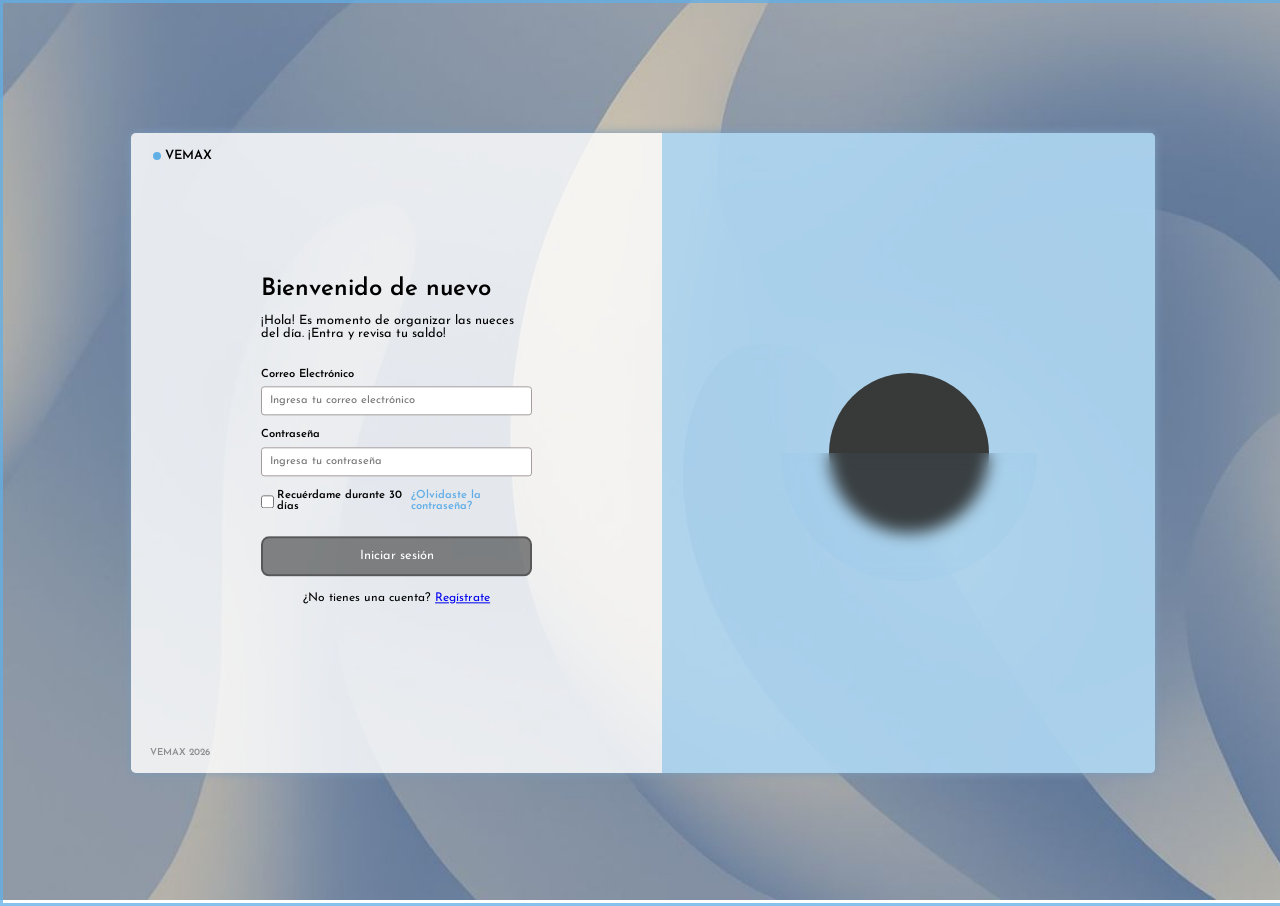
<file: static/templates/index.html>
<!DOCTYPE html>
<html lang="es">

<!-- SRP: index.html solo muestra la estructura visual. -->

<head>
    <meta charset="UTF-8">
    <meta name="viewport" content="width=device-width, initial-scale=1.0">
    <title>VEMAX</title>

    <link rel="shortcut icon" href="/static/img/VEMAX.png" type="image/png">
    <link rel="stylesheet" href="/static/css/estilos.css">
</head>

<body>
    <div class="container">
        <div class="part1-container">

            <div class="encabezado">
                <span>VEMAX</span>
            </div>

            <div class="form" id="form">

        <form class="inicio" autocomplete="off">
            <h2>Bienvenido de nuevo</h2>
            <p>¡Hola! Es momento de organizar las nueces del día. ¡Entra y revisa tu saldo!</p>

            <div class="input">
                <label>Correo Electrónico</label>
                <input
                    type="email"
                    id="correoLogin"
                    placeholder="Ingresa tu correo electrónico"
                    autocomplete="off"
                    required>
            </div>

            <div class="input">
                <label>Contraseña</label>
                <input
                    type="password"
                    
                    id="passwordLogin"
                    placeholder="Ingresa tu contraseña"
                    autocomplete="current-password"
                    required
                    minlength="6">
            </div>

            <div class="recordatorio">
                <div class="revisalacaja">
                    <input type="checkbox" id="terminos">
                    <label for="terminos">Recuérdame durante 30 días</label>
                </div>
                <span class="olvidaste">¿Olvidaste la contraseña?</span>
            </div>

            <div class="botones">
                <button type="button" onclick="login()">Iniciar sesión</button>


            </div>

            <p class="cuenta">¿No tienes una cuenta? <a href="#" id="sign-up">Regístrate</a></p>
        </form>


        <form class="registro" autocomplete="off">
            <h2>Crea tu cuenta</h2>
            <p>Bienvenida/o a Vemax. Estamos listos para ayudarte a gestionar tus "nueces".</p>

            <div class="input">
                <label>Usuario</label>
                <input
                    type="text"
                    id="usuario"
                    placeholder="Ingresa tu usuario"
                    autocomplete="off"
                    required
                    minlength="3">
            </div>

            <div class="input">
                <label>Correo Electrónico</label>
                <input
                    type="email"
                    id="correo"
                    placeholder="Ingresa tu correo electrónico"
                    autocomplete="off"
                    required>
            </div>

            <div class="input">
                <label>Contraseña</label>
                <input
                    type="password"
                    id="password"
                    placeholder="Ingresa tu contraseña"
                    autocomplete="new-password"
                    required
                    minlength="6">
            </div>

            <div class="botones">
                <button type="button" onclick="registrar()">Registrarse</button>


            </div>

            <p class="cuenta">¿Ya tienes una cuenta? <a href="#" id="sign-in">Iniciar Sesión</a></p>
        </form>

            </div>

            <div class="inferior">
                <span>VEMAX 2026</span>
            </div>

        </div>

        <div class="part2-banner" id="banner">
            <div class="circle"></div>
            <div class="circle-2"></div>
        </div>

    </div>

    <script src="/static/js/session.js"></script>

    <!-- SRP: La lógica de autenticación se separa del HTML y queda en auth.js. -->
  
    <script src="/static/js/auth.js?v=99"></script>

    <!-- SRP: Las animaciones quedan separadas en su propio archivo. -->
    <script src="/static/js/animaciones.js"></script>



    
</body>

</html>
</file>
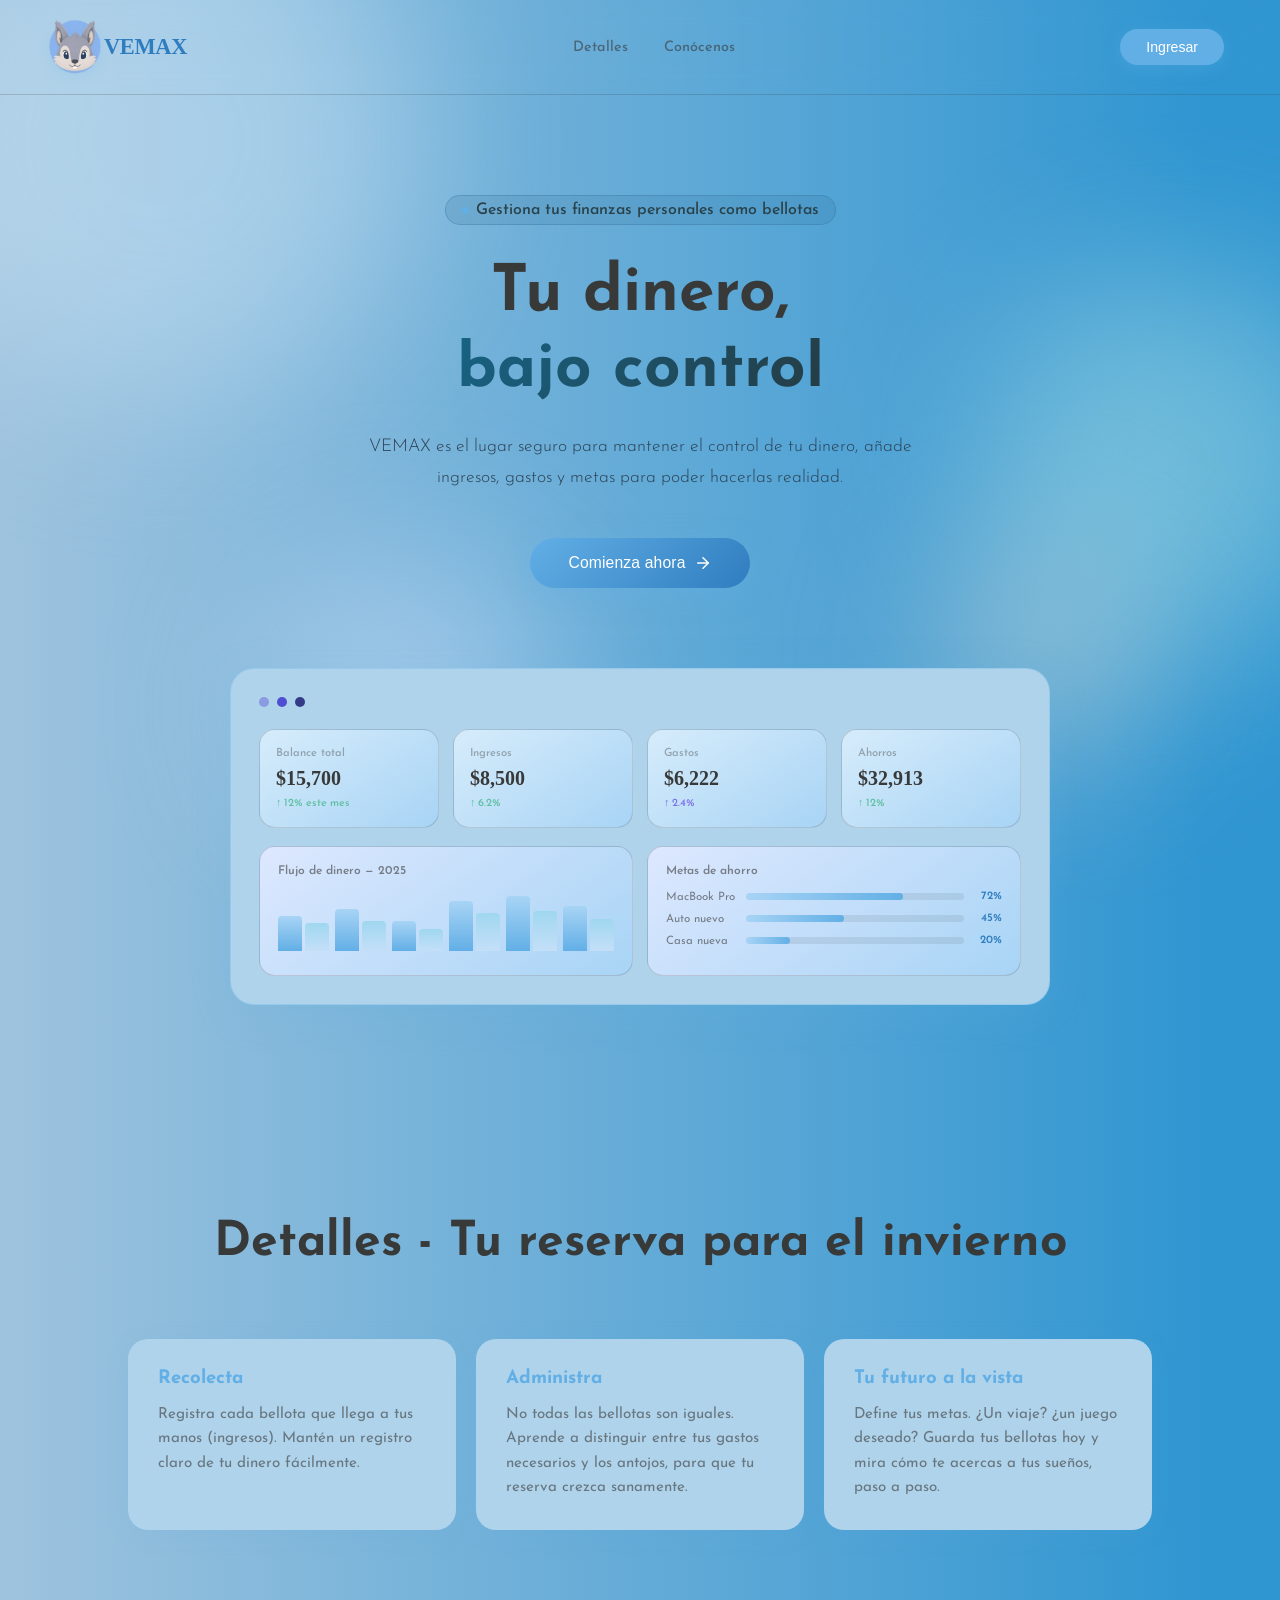
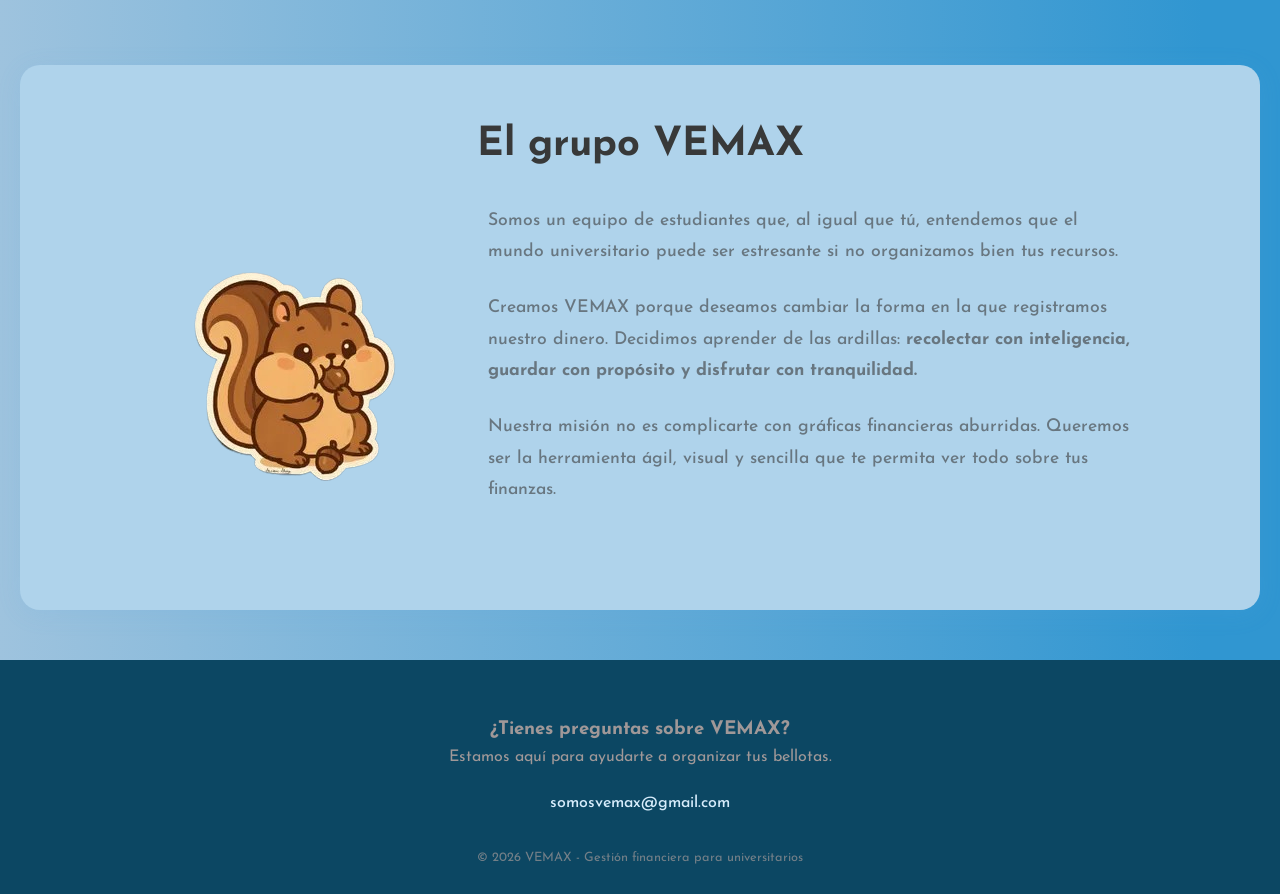
<file: static/templates/paginaInicial.html>
<!DOCTYPE html>
<html lang="es">
<head>
  <meta charset="UTF-8">
  <meta name="viewport" content="width=device-width, initial-scale=1.0">
  <title>VEMAX</title>
  <link rel="stylesheet" href="/static/css/styleInicial.css">
</head>
<body>

  <!-- Fondo animado -->
  <div class="bg-canvas">
    <div class="blob blob-1"></div>
    <div class="blob blob-2"></div>
    <div class="blob blob-3"></div>
    <div class="blob blob-4"></div>
  </div>

  <div class="page">

    <!-- ─── NAVEGACIÓN ─── -->
    <nav>
      <div class="nav-logo">
        <div class="logo-mark">
          <svg viewBox="0 0 24 24">
            <img src="/static/img/VEMAX.png" alt="Logo VEMAX" width="150" height="80">
          </svg>
        </div>
        <span class="logo-text">VEMAX</span>
      </div>

      <div class="nav-links">
        <a href="#detalles">Detalles</a>
        <a href="#conocenos">Conócenos</a>
      </div>

<!-- SRP: El HTML solo muestra el botón, la acción se maneja desde main.js. -->
      <button class="nav-cta" id="btn-login">
    Ingresar
</button>
    </nav>

    <!-- ─── HERO ─── -->
    <section class="hero">
      <div class="hero-badge">
        <span class="badge-dot"></span>
        Gestiona tus finanzas personales como bellotas
      </div>

      <h1>Tu dinero,<br><em>bajo control</em></h1>

      <p>
        VEMAX es el lugar seguro para mantener el control de tu dinero,
        añade ingresos, gastos y metas para poder hacerlas realidad.
      </p>

      <div class="hero-actions">
        <!-- SRP: El HTML mantiene la estructura visual y ya el evento del botón se maneja desde main.js. -->
        <button class="btn-primary" id="btn-start">
          Comienza ahora
          <svg viewBox="0 0 24 24" fill="none" stroke="currentColor"
               stroke-width="2" stroke-linecap="round" stroke-linejoin="round">
            <line x1="5" y1="12" x2="19" y2="12"/>
            <polyline points="12 5 19 12 12 19"/>
          </svg>
        </button>
      </div>
    </section>

    <!-- ─── PREVIEW DEL DASHBOARD ─── -->
    <div class="preview-section">
      <div class="preview-card">
        <div class="preview-topbar">
          <div class="dot dot-r"></div>
          <div class="dot dot-y"></div>
          <div class="dot dot-g"></div>
        </div>

        <div class="preview-grid">
          <div class="metric-chip">
            <div class="label">Balance total</div>
            <div class="value">$15,700</div>
            <div class="change">↑ 12% este mes</div>
          </div>
          <div class="metric-chip">
            <div class="label">Ingresos</div>
            <div class="value">$8,500</div>
            <div class="change">↑ 6.2%</div>
          </div>
          <div class="metric-chip">
            <div class="label">Gastos</div>
            <div class="value">$6,222</div>
            <div class="change neg">↑ 2.4%</div>
          </div>
          <div class="metric-chip">
            <div class="label">Ahorros</div>
            <div class="value">$32,913</div>
            <div class="change">↑ 12%</div>
          </div>
        </div>

        <div class="preview-bottom">
          <div class="chart-block">
            <div class="block-title">Flujo de dinero — 2025</div>
            <div class="mini-chart" id="mini-chart">
            </div>
          </div>
          <div class="savings-block">
            <div class="block-title">Metas de ahorro</div>
            <div class="saving-row">
              <span class="saving-label">MacBook Pro</span>
              <div class="saving-bar-bg">
                <div class="saving-bar-fill" style="width: 72%"></div>
              </div>
              <span class="saving-pct">72%</span>
            </div>
            <div class="saving-row">
              <span class="saving-label">Auto nuevo</span>
              <div class="saving-bar-bg">
                <div class="saving-bar-fill" style="width: 45%"></div>
              </div>
              <span class="saving-pct">45%</span>
            </div>
            <div class="saving-row">
              <span class="saving-label">Casa nueva</span>
              <div class="saving-bar-bg">
                <div class="saving-bar-fill" style="width: 20%"></div>
              </div>
              <span class="saving-pct">20%</span>
            </div>
          </div>
        </div>
      </div>
    </div>

    <section id="detalles">
      <h2>Detalles  -  Tu reserva para el invierno</h2>
      
      <div class="detalles-grid">
          <div class="card">
              <h3>Recolecta</h3>
              <p>Registra cada bellota que llega a tus manos (ingresos). Mantén un registro claro de tu dinero fácilmente.</p>
          </div>

          <div class="card">
              <h3>Administra</h3>
              <p>No todas las bellotas son iguales. Aprende a distinguir entre tus gastos necesarios y los antojos, para que tu reserva crezca sanamente.</p>
          </div>

          <div class="card">
              <h3>Tu futuro a la vista</h3>
              <p>Define tus metas. ¿Un viaje? ¿un juego deseado? Guarda tus bellotas hoy y mira cómo te acercas a tus sueños, paso a paso.</p>
          </div>
      </div>
    </section>

    <section id="conocenos">
      <h2 class="title-conocenos">El grupo VEMAX</h2>

      <div class="conocenos-container">
          <div class="conocenos-image">
              <img src="/static/img/ardillaConócenos.png" alt="Grupo VEMAX">
          </div>

          <div class="conocenos-text">
              <p>Somos un equipo de estudiantes que, al igual que tú, entendemos que el mundo universitario puede ser estresante si no organizamos bien tus recursos.</p>
              <p>Creamos VEMAX porque deseamos cambiar la forma en la que registramos nuestro dinero. Decidimos aprender de las ardillas: <strong>recolectar con inteligencia, guardar con propósito y disfrutar con tranquilidad.</strong></p>
              <p>Nuestra misión no es complicarte con gráficas financieras aburridas. Queremos ser la herramienta ágil, visual y sencilla que te permita ver todo sobre tus finanzas.</p>
          </div>
      </div>
    </section>

    <footer id="contacto">
      <div class="footer-content">
          <h3>¿Tienes preguntas sobre VEMAX?</h3>
          <p>Estamos aquí para ayudarte a organizar tus bellotas.</p>
          
          <div class="contact-info">
              <a href="mailto:tu-correo@ejemplo.com">somosvemax@gmail.com</a>
          </div>
          
          <p class="footer-copy">&copy; 2026 VEMAX - Gestión financiera para universitarios</p>
      </div>
    </footer>
  </div>

  <script src="/static/js/main.js"></script>
</body>
</html>
</file>
<file: static/css/estilos.css>
@import url('https://fonts.googleapis.com/css2?family=Josefin+Sans:ital,wght@0,100..700;1,100..700&display=swap');

/* SRP:
   Este archivo se encarga solo de los estilos de la pagina de login y registro.
   El HTML mantiene la estructura, animaciones.js maneja la animacion y este CSS maneja la apariencia visual. */
   
*{
   font-family: "Josefin Sans", sans-serif;
   margin: 0; 
   padding: 0;
}

body{
        background-image: url('../img/porfa.jpg'); 
        background-repeat: no-repeat;       
        background-size: cover;             
        background-attachment: fixed;       
        background-position: center;  
        width: 100%;
        height: 100vh;
        border: 3px solid #62afe6c2;
        display: flex;
        justify-content: center;
        align-items: center;
        }

        .container{
            width: 64rem;
            height: 40rem;
            background-color: rgba(255, 255, 255, 0.826);
            border-radius: 0.3rem;
            display: flex;
            justify-content: space-between;
            overflow: hidden;
            box-shadow: 0px 0px 10px rgb(123, 156, 185);
        }

        .part1-container{
            width: 100%;
            display: flex;
            flex-direction: column;
            padding: 1rem 1.2rem;
        }

        .part1-container .encabezado{
            font-size: 0.8rem;
            font-weight: 600;
            margin-left: 0.9rem;
            position: relative;
        }

        .part1-container .encabezado span::before{
            content: '';
            position: absolute;
            width: 0.5rem;
            height: 0.5rem;
            border-radius: 50%;
            background-color: #62afe6;
            top: 50%;
            left: -0.7rem;
            transform: translateY(-50%);
        }

        .part1-container .inferior{
            font-size: 0.6rem;
            font-weight: 600;
            opacity: 0.4;
        }

        .form{
            height: 100%;
            width: 100%;
            display: flex;
            flex-direction: column;
            justify-content: center;
            align-items: center;
            position: relative;
            overflow: hidden;
        }

        .inicio, .registro{
            width: 55%;
            position: absolute;
            top: 50%;
        }

        .inicio{
            transform: translateY(-50%);
            transition: transform 0.8s, opacity 0.8s;
            opacity: 1;
        }

        .form.toggle .inicio{
            transform: translateY(-170%); 
            opacity: 0; 
        } 
        

        .registro{
            transform: translateY(100%);
            transition: transform 0.8s, opacity 0.8s;
            opacity: 0;
        }

         .form.toggle .registro{
            transform: translateY(-50%);
            opacity: 1;
        }

        .form h2{
            font-weight: 600;
            font-size: 1.5rem;
            margin-bottom: 0.8rem;
        }

        .form p{
            font-size: 0.8rem;
            margin-bottom: 1.8rem;
        }

        .form .input{
            display: flex;
            flex-direction: column;
            gap: 0.4rem;
            margin-bottom: 0.9rem;
        }

        .form .input label{
            font-size: 0.7rem;
            font-weight: 600;
        }

        .form .input input{
            font-size: 0.7rem;
            outline: none;
            border: none;
            border: 1px solid rgb(165, 157, 157);
            border-radius: 0.2rem;
            padding: 0.5rem;
        }

        .form .recordatorio{
            display: flex;
            justify-content: space-between;
            align-items: center;
            margin-bottom: 1.5rem;
        }

        .form .revisalacaja{
            font-size: 0.7rem;
            font-weight: 600;
            display: flex;
            align-items: center;
            gap: 0.2rem;
        }

        .form .olvidaste{
            font-size: 0.7rem;
            font-weight: 600;
            color: #62AEE6;
            cursor: pointer;
        }

        .form .botones{
            display: flex;
            flex-direction: column;
            gap: 0.6rem;
            margin-bottom: 1rem;
        }

        .form .botones button{
            width: 100%;
            padding: 0.7rem;
            font-size: 0.8rem;
            border-radius: 0.5rem;
            border: none;
            outline: none;
            cursor: pointer;
            display: flex;
            align-items: center;
            justify-content: center;
            gap: 0.5rem;
        }

        .form .botones .google {
            width: 1rem;
        }

        .form .botones button:first-child{
            background-color: #62aee6;
            color: white;
        }

        .form .botones button:last-child{
            background-color: #3839399a;
            color: white;
            border: 2px solid #3839398e;
        }

        .form .cuenta{
            text-align: center;
            font-size: 0.75rem;
        }

        .part2-banner{
            background-color: #62afe677;
            width: 100%;
            display: flex;
            align-items: center;
            justify-content: center;
            position: relative;
        }

        .circle{
            background-color: #383939;
            width: 10rem;
            height: 10rem;
            border-radius: 50%;
        }

        .circle-2{
            width: 16rem;
            height: 16rem;
            background-color: #62afe60e;
            border-radius: 50%;
            position: absolute;
            backdrop-filter: blur(8px);
            clip-path: inset(50% 0 0 0);
            transition: clip-path 0.8s ease-in-out;
        }

        .part2-banner.toggle .circle-2{
            clip-path: inset(0 0 50% 0);
        }

        @media(max-width:1088px){
            .body{
                background-image: url('porfa.jpg'); 
                background-repeat: no-repeat;       
                background-size: cover;             
                background-attachment: fixed;       
                background-position: center;  
            }

            .container{
                flex-direction: column;
            }

            
        }
</file>
<file: static/css/styleInicial.css>
@import url('https://fonts.googleapis.com/css2?family=Josefin+Sans:ital,wght@0,100..700;1,100..700&display=swap');

/* SRP:
   Este archivo se encarga solo de los estilos de la pagina inicial.
   paginainicial.html mantiene la estructura y main.js maneja las interacciones. */

/* ─────────────────────────────────────────
   Colores principales:
     --blue-brand : #62afe6   (azul claro principal)
     --dark-tone  : #383939   (oscuro semitransparente)
   ───────────────────────────────────────── */

:root {
  /* ── Paleta de marca ── */
  --blue-brand:   #62afe6;          /* azul principal */
  --blue-light:   #a8d4f5;          /* azul claro para fondos */
  --blue-pale:    #d6ecfb;          /* azul muy suave (fondo blobs) */
  --blue-deep:    #2f7dbf;          /* azul oscuro para hover / texto */
  --dark-tone:    #383939;          /* oscuro base */
  --dark-60:      rgba(56,57,57,.60); /* oscuro 60% — textos secundarios */
  --dark-20:      rgba(56,57,57,.20); /* oscuro 20% — bordes suaves */
  --dark-10:      rgba(56,57,57,.10); /* oscuro 10% — fondos muy sutiles */

  /* ── Neutros y fondo ── */
  --cream:        #f4f9fe;
  --white:        #ffffff;
  --mint:         #c8f0e8;
  --lavender:     #dde8ff;
  --peach:        #fde8d8;

  /* ── Tipografía ── */
  --text-main:    var(--dark-tone);
  --text-body:    var(--dark-60);
  --text-light:   rgba(56,57,57,.40);

  /* ── Sombras ── */
  --shadow-soft:  0 8px 40px rgba(98,175,230,.18);
  --shadow-card:  0 4px 24px rgba(98,175,230,.12);
}

/* ─── Reset ─── */
*, *::before, *::after { box-sizing: border-box; margin: 0; padding: 0; }
html { 
  scroll-behavior: smooth;
  scroll-padding-top: 80px;
}

body {
  background: #9ec3de;
  background: linear-gradient(90deg, rgba(158, 195, 222, 1) 0%, rgba(48, 150, 209, 1) 94%);  min-height: 100vh;
  overflow-x: hidden;
  font-family: 'Josefin Sans', sans-serif;
}

/* ─────────────────────────────────────────
   FONDO ANIMADO
   ───────────────────────────────────────── */
.bg-canvas {
  position: fixed; inset: 0; z-index: 0;
  pointer-events: none; overflow: hidden;
}
.blob {
  position: absolute; border-radius: 50%;
  filter: blur(80px); opacity: .40;
  animation: drift 14s ease-in-out infinite alternate;
}
.blob-1 { width: 520px; height: 520px; background: var(--blue-pale);  top: -120px; left: -100px; animation-delay: 0s; }
.blob-2 { width: 380px; height: 380px; background: var(--mint);       top: 30%; right: -80px;   animation-delay: 3s; }
.blob-3 { width: 300px; height: 300px; background: var(--lavender);   bottom: 5%; left: 20%;    animation-delay: 6s; }
.blob-4 { width: 220px; height: 220px; background: var(--peach);      bottom: 15%; right: 10%;  animation-delay: 2s; }

@keyframes drift {
  from { transform: translate(0, 0) scale(1); }
  to   { transform: translate(30px, 20px) scale(1.05); }
}

/* ─────────────────────────────────────────
   LAYOUT
   ───────────────────────────────────────── */
.page { position: relative; z-index: 1; }

/* ─────────────────────────────────────────
   NAVEGACIÓN
   ───────────────────────────────────────── */
nav {
  display: flex; align-items: center; justify-content: space-between;
  padding: 28px 56px;
  backdrop-filter: blur(14px);
  background-color: transparent;
  border-bottom: 1px solid var(--dark-20);
  position: sticky; top: 0; z-index: 100;
}

/* Logo */
.nav-logo { display: flex; align-items: center; gap: 10px; }

.logo-mark {
  width: 38px; height: 38px;
  background: linear-gradient(135deg, var(--blue-brand), var(--blue-deep));
  border-radius: 10px;
  display: flex; align-items: center; justify-content: center;
  box-shadow: 0 4px 14px rgba(98,175,230,.35);
}
.logo-mark svg { width: 22px; height: 22px; fill: var(--white); }

.logo-text {
  font-family: 'Playfair Display', serif;
  font-weight: 700; font-size: 1.4rem;
  color: var(--blue-deep);
  letter-spacing: -0.3px;
}

/* Links */
.nav-links { display: flex; gap: 36px; }
.nav-links a {
  text-decoration: none; font-size: .9rem; font-weight: 500;
  color: var(--text-body);
  transition: color .2s;
}
.nav-links a:hover { color: var(--blue-deep); }

/* Botón nav */
.nav-cta {
  background: var(--blue-brand);
  color: var(--white); border: none; border-radius: 50px;
  padding: 10px 26px; font-size: .88rem; font-weight: 500;
  cursor: pointer; font-family: 'DM Sans', sans-serif;
  transition: background .2s, transform .15s, box-shadow .2s;
  box-shadow: 0 4px 16px rgba(98,175,230,.30);
}
.nav-cta:hover {
  background: var(--blue-deep);
  transform: translateY(-1px);
  box-shadow: 0 6px 22px rgba(98,175,230,.40);
}

/* ─────────────────────────────────────────
   HERO
   ───────────────────────────────────────── */
.hero {
  display: flex; flex-direction: column; align-items: center;
  text-align: center;
  padding: 100px 40px 80px;
  max-width: 860px; margin: 0 auto;
  animation: fadeUp .9s ease both;
}

@keyframes fadeUp {
  from { opacity: 0; transform: translateY(28px); }
  to   { opacity: 1; transform: translateY(0); }
}

/* Badge */
.hero-badge {
  display: inline-flex; align-items: center; gap: 7px;
  background: rgba(45, 101, 141, 0.15);
  border: 1px solid rgba(55, 112, 153, 0.35);
  border-radius: 50px; padding: 6px 16px;
  font-size: 1rem; font-weight: 500; color: #294149;
  margin-bottom: 32px;
  animation: fadeUp .9s ease .1s both;
}
.badge-dot {
  width: 7px; height: 7px; border-radius: 50%;
  background: var(--blue-brand);
}

/* Título */
.hero h1 {
  font-family: 'Josefin Sans', sans-serif;
  font-size: clamp(2.6rem, 6rem, 4rem);
  font-weight: 700; line-height: 1.18;
  color: var(--text-main);
  margin-bottom: 24px;
  animation: fadeUp .9s ease .2s both;
}
.hero h1 em {
  font-family: 'Josefin Sans', sans-serif; 
  font-style: normal; 
  background: linear-gradient(120deg, #176283, #253c44);
  -webkit-background-clip: text;
  -webkit-text-fill-color: transparent;
  background-clip: text;
}

/* Párrafo */
.hero p {
  font-size: 1.1rem; font-weight: 300; line-height: 1.75;
  color: #2b4053; max-width: 560px;
  margin-bottom: 44px;
  animation: fadeUp .9s ease .3s both;
}

/* Botones hero */
.hero-actions {
  display: flex; gap: 16px; align-items: center;
  flex-wrap: wrap; justify-content: center;
  animation: fadeUp .9s ease .4s both;
}

.btn-primary {
  background: linear-gradient(135deg, var(--blue-brand) 0%, var(--blue-deep) 100%);
  color: var(--white); border: none; border-radius: 50px;
  padding: 16px 38px; font-size: .98rem; font-weight: 500;
  cursor: pointer; font-family: 'DM Sans', sans-serif;
  box-shadow: 0 6px 28px rgba(98,175,230,.35);
  transition: transform .18s, box-shadow .2s;
  letter-spacing: .01em;
  display: flex; align-items: center; gap: 8px;
}
.btn-primary:hover {
  transform: translateY(-2px);
  box-shadow: 0 10px 36px rgba(98,175,230,.45);
}
.btn-primary svg { width: 18px; height: 18px; }

.btn-ghost {
  background: transparent; color: var(--blue-deep);
  border: 1.5px solid rgba(98,175,230,.45);
  border-radius: 50px; padding: 15px 30px;
  font-size: .95rem; font-weight: 500;
  cursor: pointer; font-family: 'DM Sans', sans-serif;
  transition: border-color .2s, background .2s, transform .15s;
}
.btn-ghost:hover {
  border-color: var(--blue-brand);
  background: rgba(98,175,230,.10);
  transform: translateY(-1px);
}

/* ─────────────────────────────────────────
   PREVIEW CARD
   ───────────────────────────────────────── */
.preview-section {
  display: flex; justify-content: center;
  padding: 0 40px 100px;
  animation: fadeUp .9s ease .55s both;
}

.preview-card {
  width: 100%; max-width: 820px;
  background: #afd3eb;
  backdrop-filter: blur(20px);
  border: 1px solid rgba(98,175,230,.30);
  border-radius: 24px;
  padding: 28px;
  box-shadow: var(--shadow-soft);
}

/* Topbar dots */
.preview-topbar { display: flex; align-items: center; gap: 8px; margin-bottom: 22px; }
.dot { width: 10px; height: 10px; border-radius: 50%; }
.dot-r { background: #8b9be2; }
.dot-y { background: #4f4dd1; }
.dot-g { background: #343c86; }

/* Métricas */
.preview-grid {
  display: grid; grid-template-columns: repeat(4, 1fr);
  gap: 14px; margin-bottom: 18px;
}
.metric-chip {
  background: linear-gradient(145deg, var(--blue-pale), var(--blue-light));
  border: 1px solid var(--dark-20);
  border-radius: 16px; padding: 18px 16px;
}
.metric-chip .label { font-size: .7rem; color: var(--text-light); margin-bottom: 8px; font-weight: 500; }
.metric-chip .value { font-family: 'Playfair Display', serif; font-size: 1.25rem; color: var(--text-main); font-weight: 700; }
.metric-chip .change { font-size: .68rem; margin-top: 6px; color: #5dbfa0; font-weight: 500; }
.metric-chip .change.neg { color: #7c71e6; }

/* Gráfico + ahorros */
.preview-bottom { display: grid; grid-template-columns: 1fr 1fr; gap: 14px; }

.chart-block, .savings-block {
  background: linear-gradient(145deg, var(--lavender), var(--blue-light));
  border: 1px solid var(--dark-20);
  border-radius: 16px; padding: 18px;
}
.block-title { font-size: .75rem; font-weight: 600; color: var(--text-body); margin-bottom: 14px; }

/* Mini bar chart */
.mini-chart { display: flex; align-items: flex-end; gap: 6px; height: 60px; }
.bar-group  { display: flex; gap: 3px; align-items: flex-end; flex: 1; }
.bar        { flex: 1; border-radius: 4px 4px 0 0; }
.bar-income  { background: linear-gradient(to top, var(--blue-brand), var(--blue-light)); }
.bar-expense { background: linear-gradient(to top, #c4dff8, #a0d7f0); }

/* Saving rows */
.saving-row    { display: flex; align-items: center; gap: 10px; margin-bottom: 10px; }
.saving-label  { font-size: .72rem; color: var(--text-body); min-width: 70px; }
.saving-bar-bg { flex: 1; height: 7px; background: var(--dark-10); border-radius: 10px; overflow: hidden; }
.saving-bar-fill {
  height: 100%; border-radius: 10px;
  background: linear-gradient(90deg, var(--blue-light), var(--blue-brand));
}
.saving-pct { font-size: .7rem; font-weight: 600; color: var(--blue-deep); min-width: 28px; text-align: right; }

.features {
  display: flex; justify-content: center; gap: 20px;
  flex-wrap: wrap;
  padding: 0 40px 100px;
  max-width: 900px; margin: 0 auto;
  animation: fadeUp .9s ease .65s both;
}
.feature-pill {
  display: flex; align-items: center; gap: 10px;
  background: rgba(143, 174, 240, 0.75);
  backdrop-filter: blur(10px);
  border: 1px solid rgba(98,175,230,.28);
  border-radius: 50px; padding: 12px 22px;
  font-size: .85rem; font-weight: 500; color: var(--text-body);
  box-shadow: var(--shadow-card);
  transition: transform .18s, box-shadow .18s;
}
.feature-pill:hover { transform: translateY(-2px); box-shadow: var(--shadow-soft); }

.feature-icon {
  width: 28px; height: 28px; border-radius: 8px;
  display: flex; align-items: center; justify-content: center;
  font-size: 14px;
}

@media (max-width: 640px) {
  nav               { padding: 18px 20px; }
  .nav-links        { display: none; }
  .hero             { padding: 70px 24px 60px; }
  .preview-grid     { grid-template-columns: 1fr 1fr; }
  .preview-bottom   { grid-template-columns: 1fr; }
  .features         { padding: 0 20px 60px; }
  .preview-section  { padding: 0 16px 60px; }
}

/* ─────────────────────────────────────────
   ESTILOS PARA SECCIONES (Detalles y Conócenos)
   ───────────────────────────────────────── */

section {
    padding: 80px 10%; 
    min-height: 60vh;  
    display: flex;
    flex-direction: column;
    justify-content: center;
}


section h2 {
    font-family: 'Josefin Sans', sans-serif;
    font-size: clamp(2rem, 5vw, 3rem);
    color: var(--dark-tone);
    margin-bottom: 2rem;
    text-align: center;
}


#conocenos {
    font-family: 'Josefin Sans', sans-serif;
    background: #afd3eb; 
    border-radius: 20px;
    margin: 20px;
    font-size: .85rem; font-weight: 500; color: var(--text-body);
    box-shadow: var(--shadow-card);
    padding: 60px 10%;
}

.detalles-grid {
    display: grid;
    grid-template-columns: repeat(auto-fit, minmax(280px, 1fr));
    gap: 20px;
    margin-top: 40px;
}

.card {
    background: #afd3eb;
    padding: 30px;
    border-radius: 20px;
    box-shadow: var(--shadow-card);
    transition: transform 0.3s ease;
}

.card:hover {
    transform: translateY(-10px);
}

.card h3 {
    color: var(--blue-brand);
    margin-bottom: 15px;
    font-family: 'Josefin Sans', sans-serif;
}

.card p {
    color: var(--text-body);
    line-height: 1.6;
    font-size: 0.95rem;
}

.title-conocenos {
    text-align: center;
    margin-bottom: 40px;
    font-family: 'Josefin Sans', sans-serif;
    font-size: 2.5rem;
}

.conocenos-container {
    display: flex;
    align-items: center; 
    justify-content: center;
    gap: 40px;
    max-width: 1000px;
    margin: 0 auto;
}

.conocenos-image {
    flex: 0 0 300px; 
}

.conocenos-image img {
    width: 100%;
    height: auto;
}

.conocenos-text {
    flex: 1; 
    margin-bottom: 20px; 
    line-height: 1.8; 
    font-size: 1.1rem; 
    color: var(--text-body);
}

#conocenos .conocenos-text p {
    line-height: 1.8;
    margin-bottom: 1.5rem; 
} 

@media (max-width: 768px) {
    .conocenos-container {
        flex-direction: column;
        text-align: center;
    }
}

#contacto {
    background: rgb(12, 71, 99); 
    color: rgb(160, 152, 152);
    padding: 60px 10% 30px;
    text-align: center;
    margin-top: 50px;
}

.footer-content h3 {
    margin-bottom: 10px;
    font-family: 'Josefin Sans', sans-serif;
}

.contact-info {
    margin: 30px 0;
    display: flex;
    justify-content: center;
    gap: 30px;
}

.contact-info a {
    color: var(--blue-pale);
    text-decoration: none;
    font-weight: 500;
    transition: color 0.3s;
}

.contact-info a:hover {
    color: white;
}

.footer-copy {
    margin-top: 40px;
    font-size: 0.8rem;
    opacity: 0.7;
}
</file>
